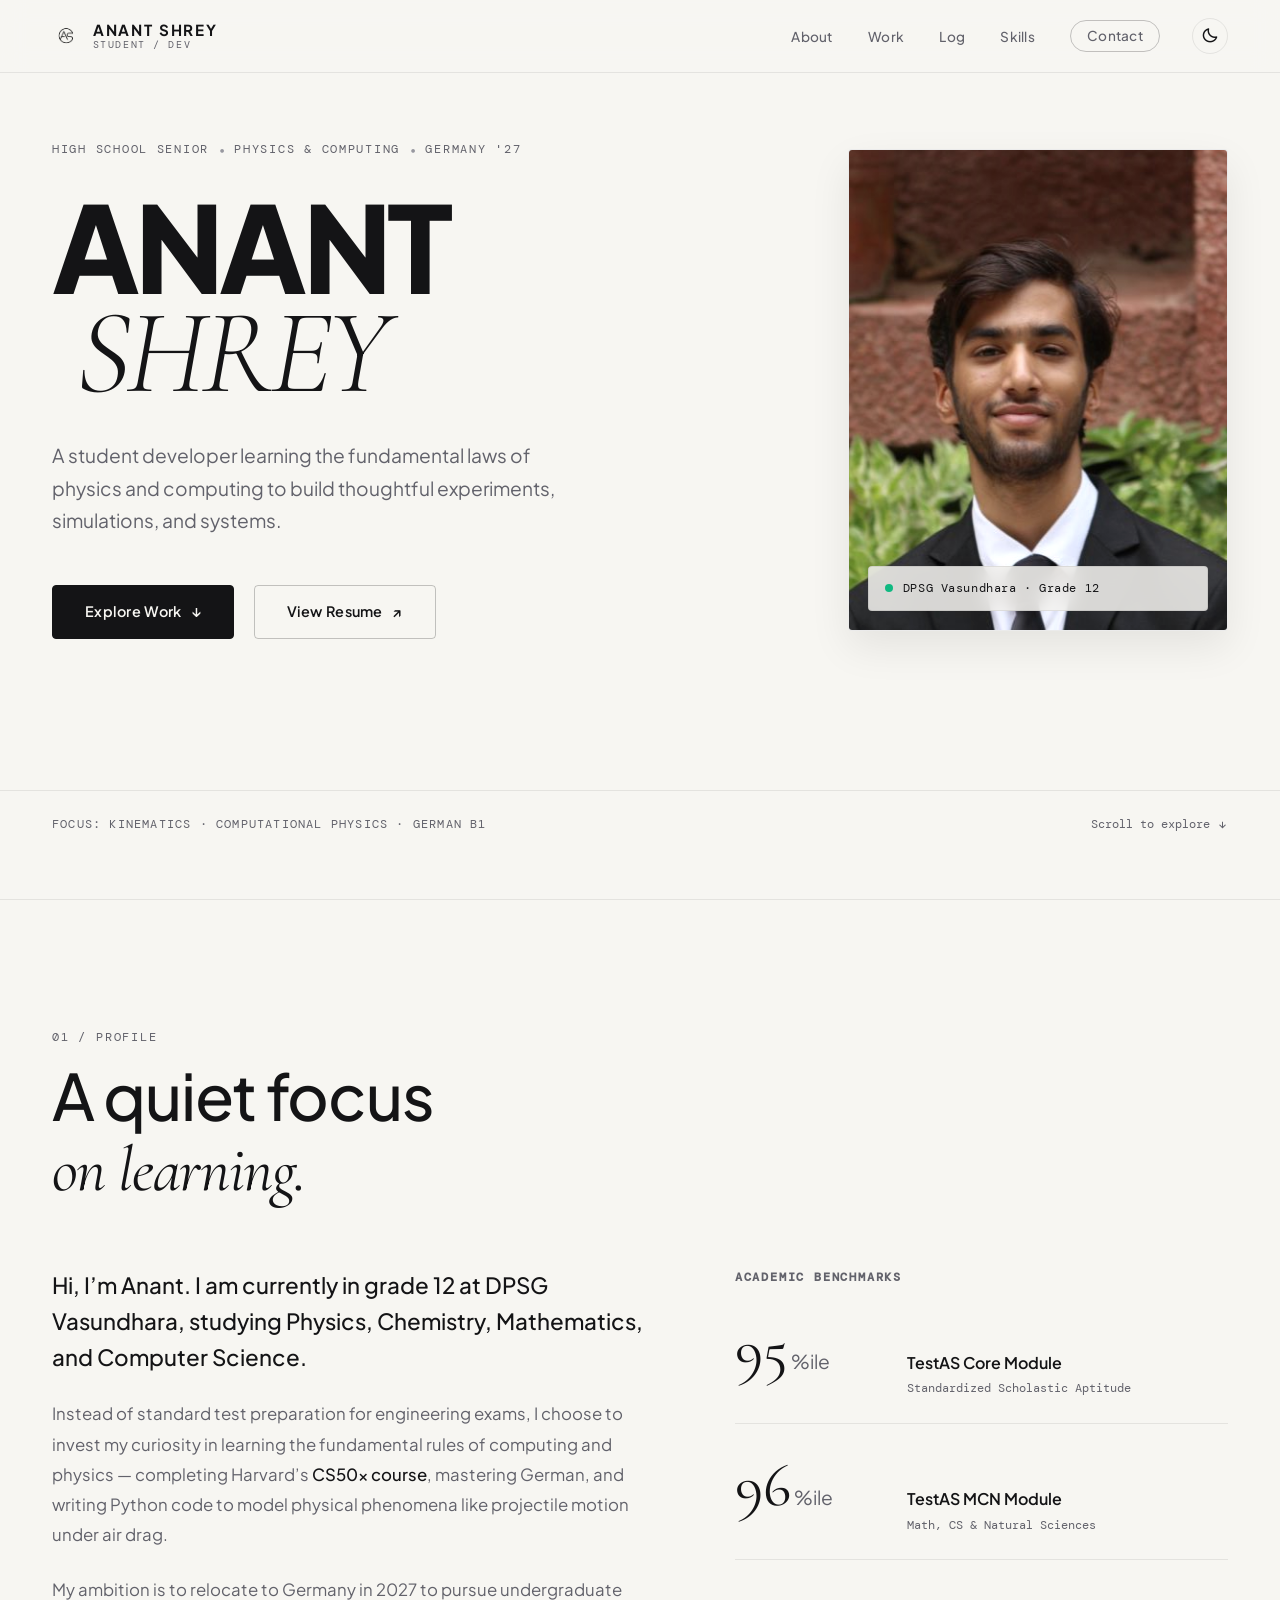
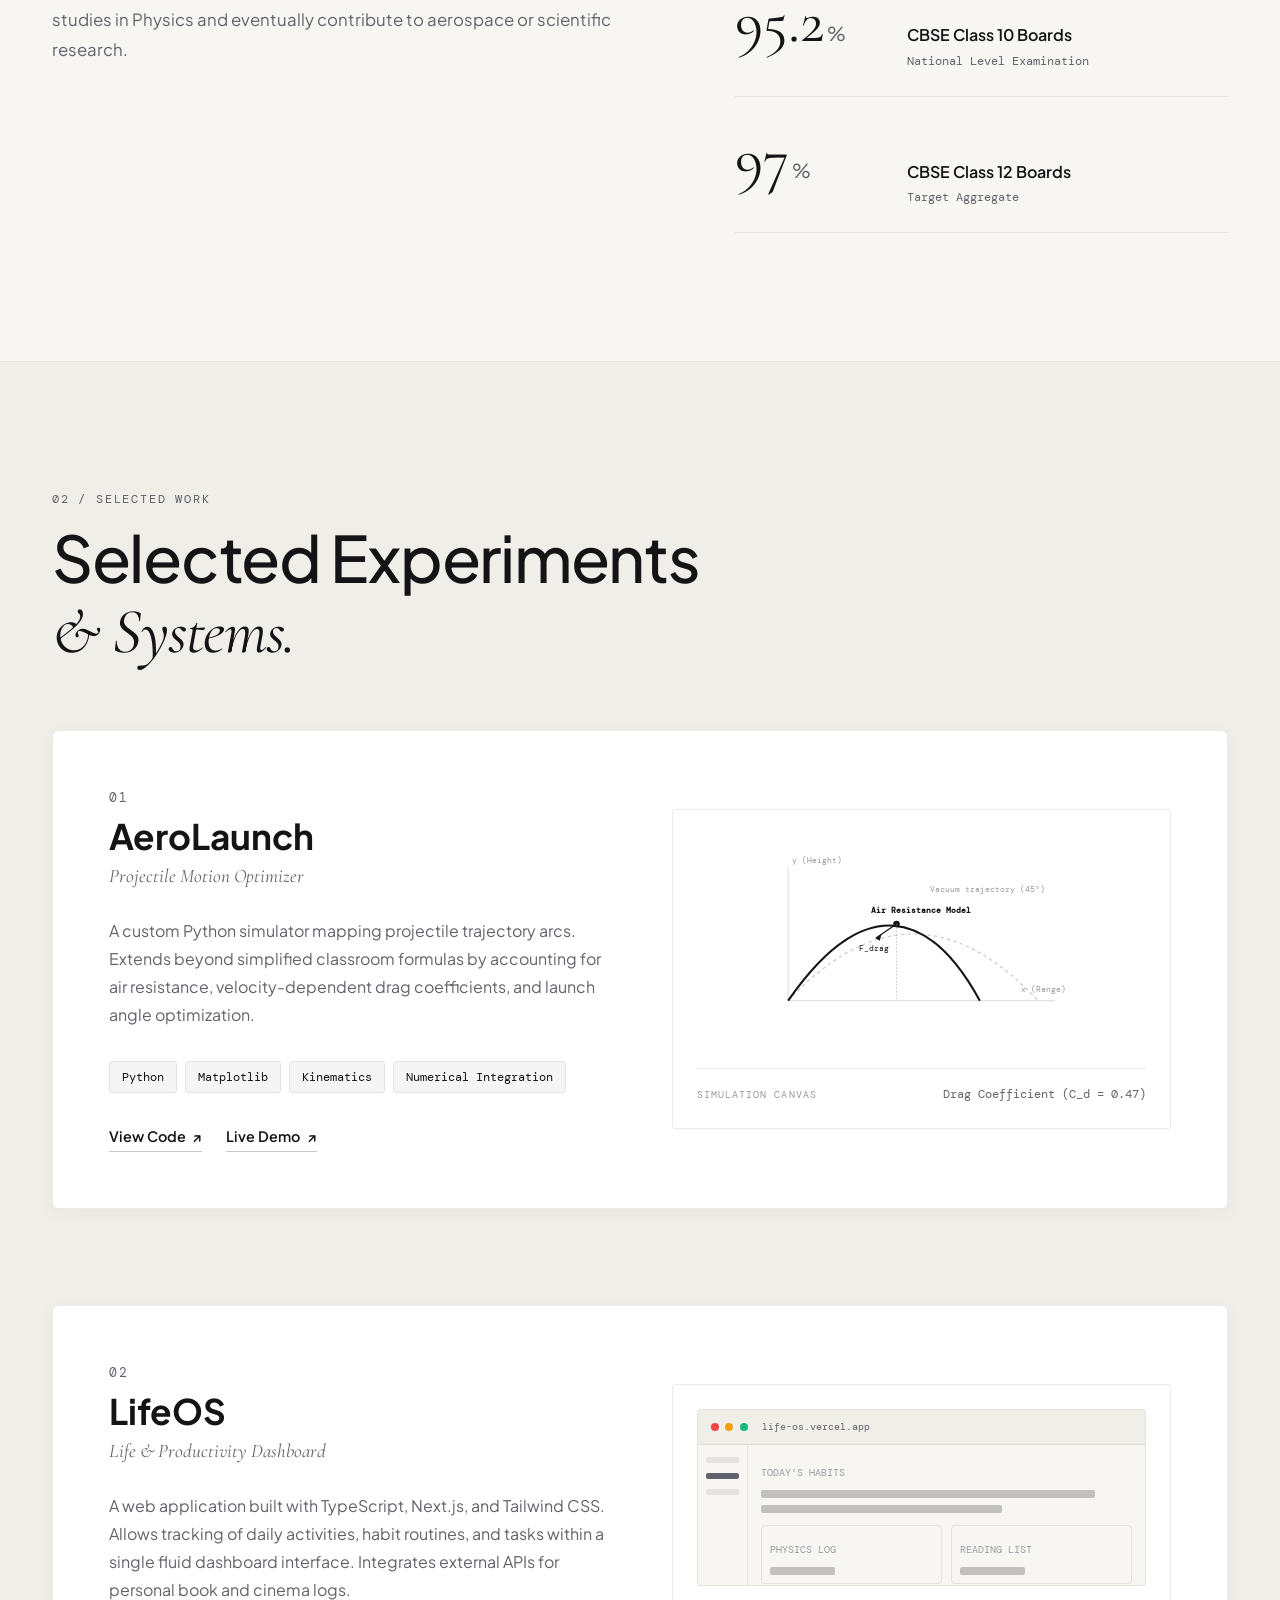
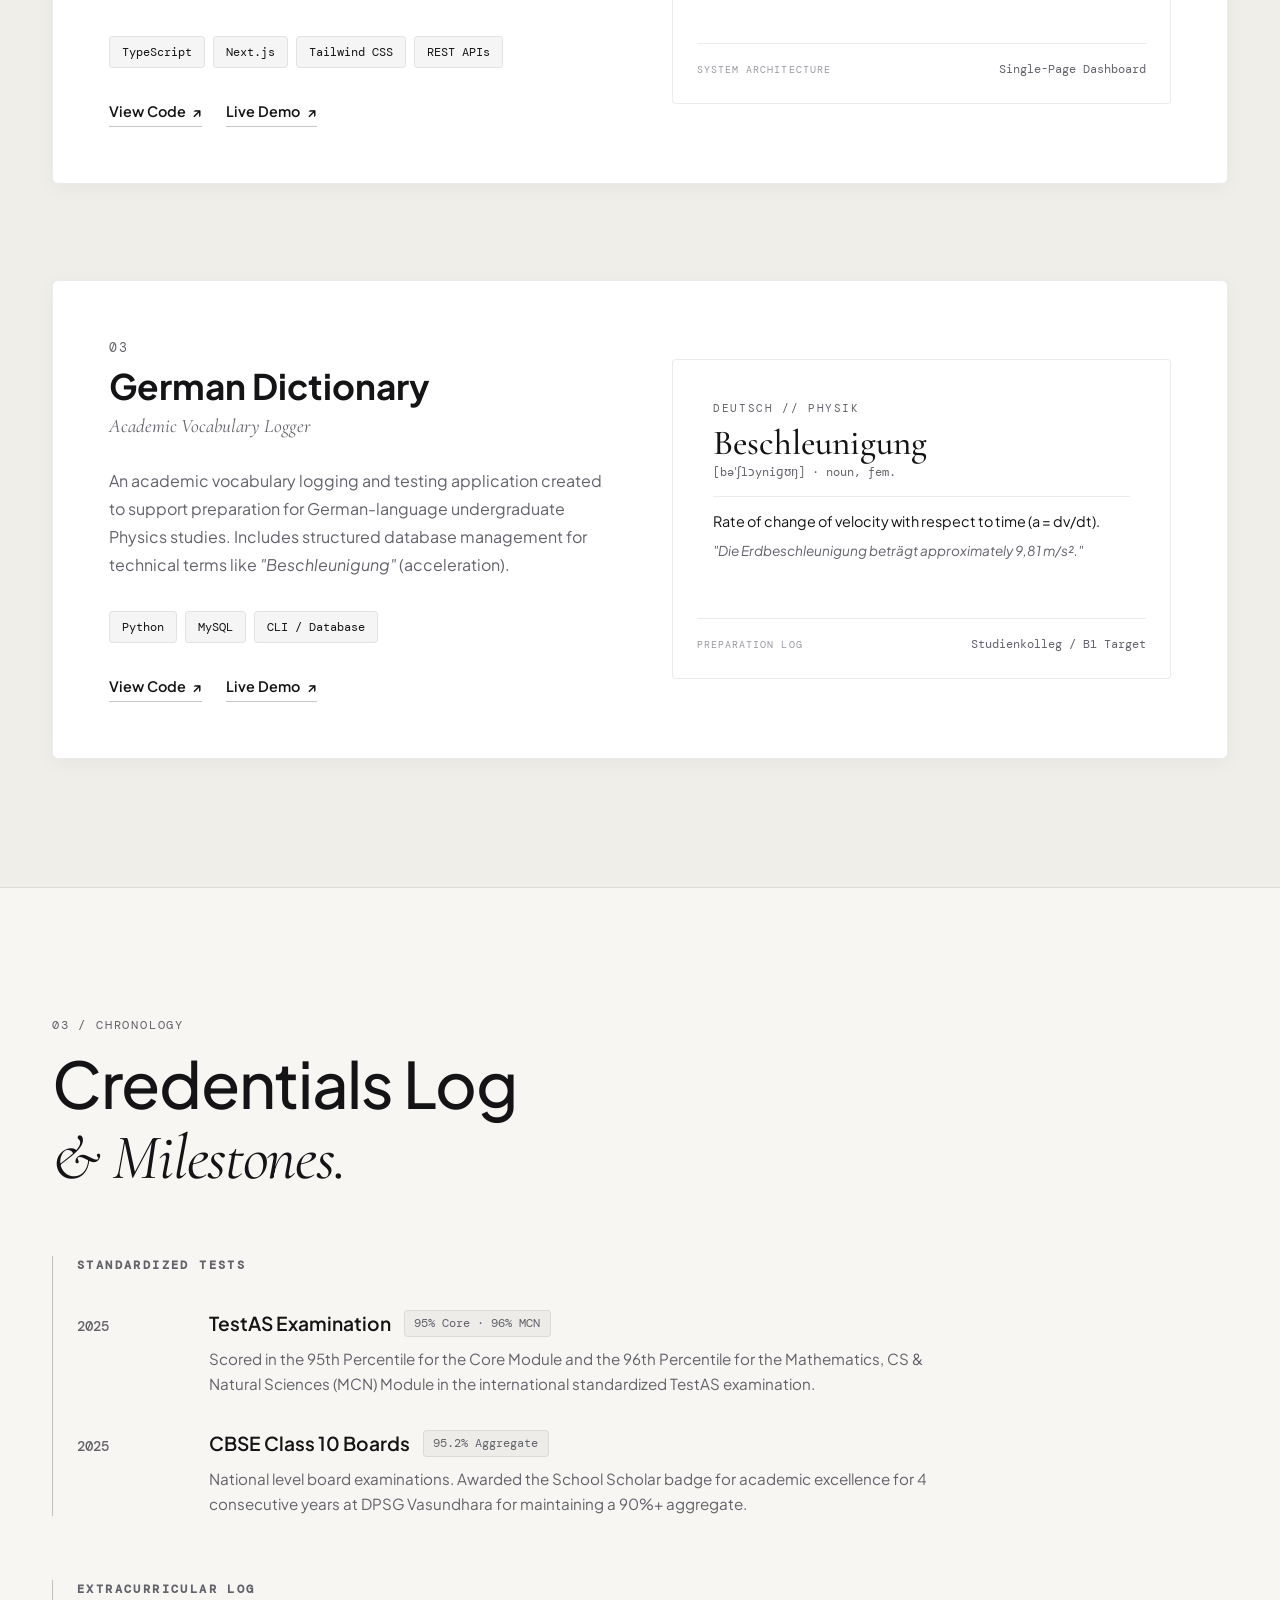
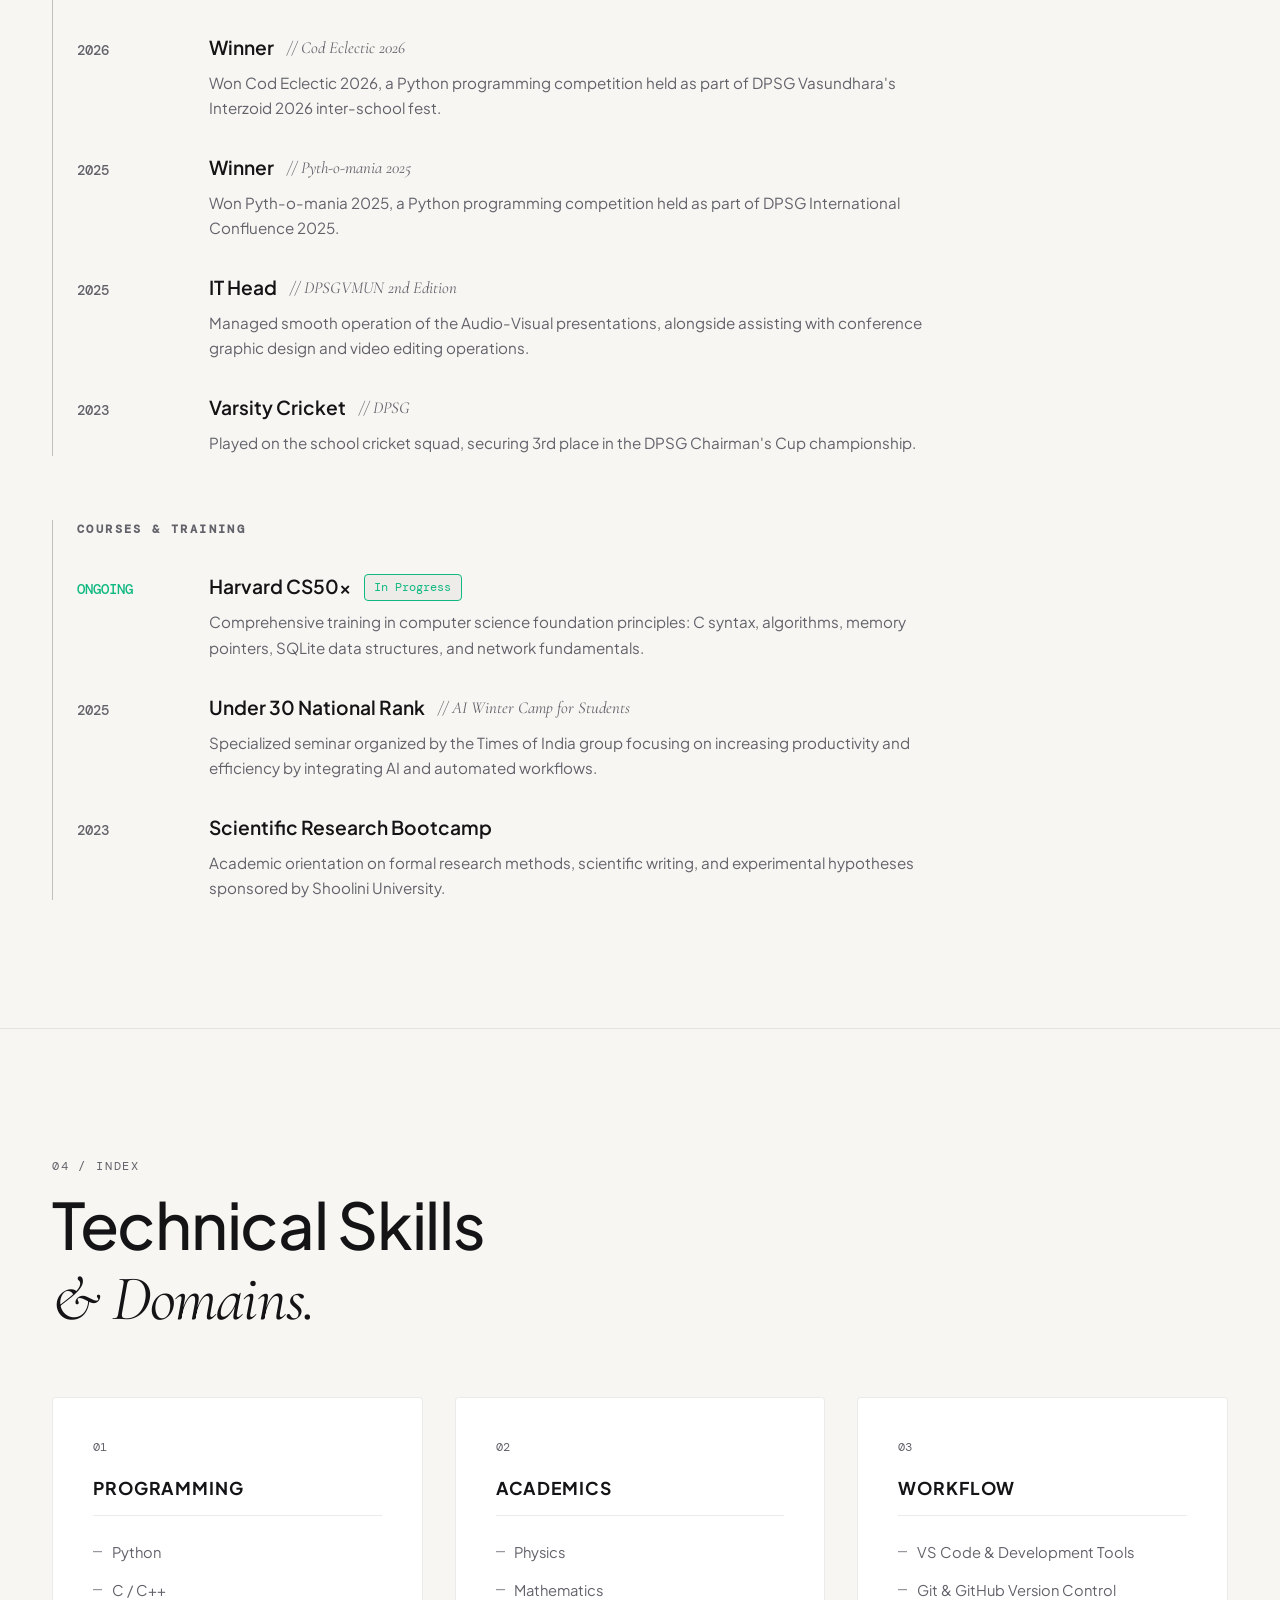
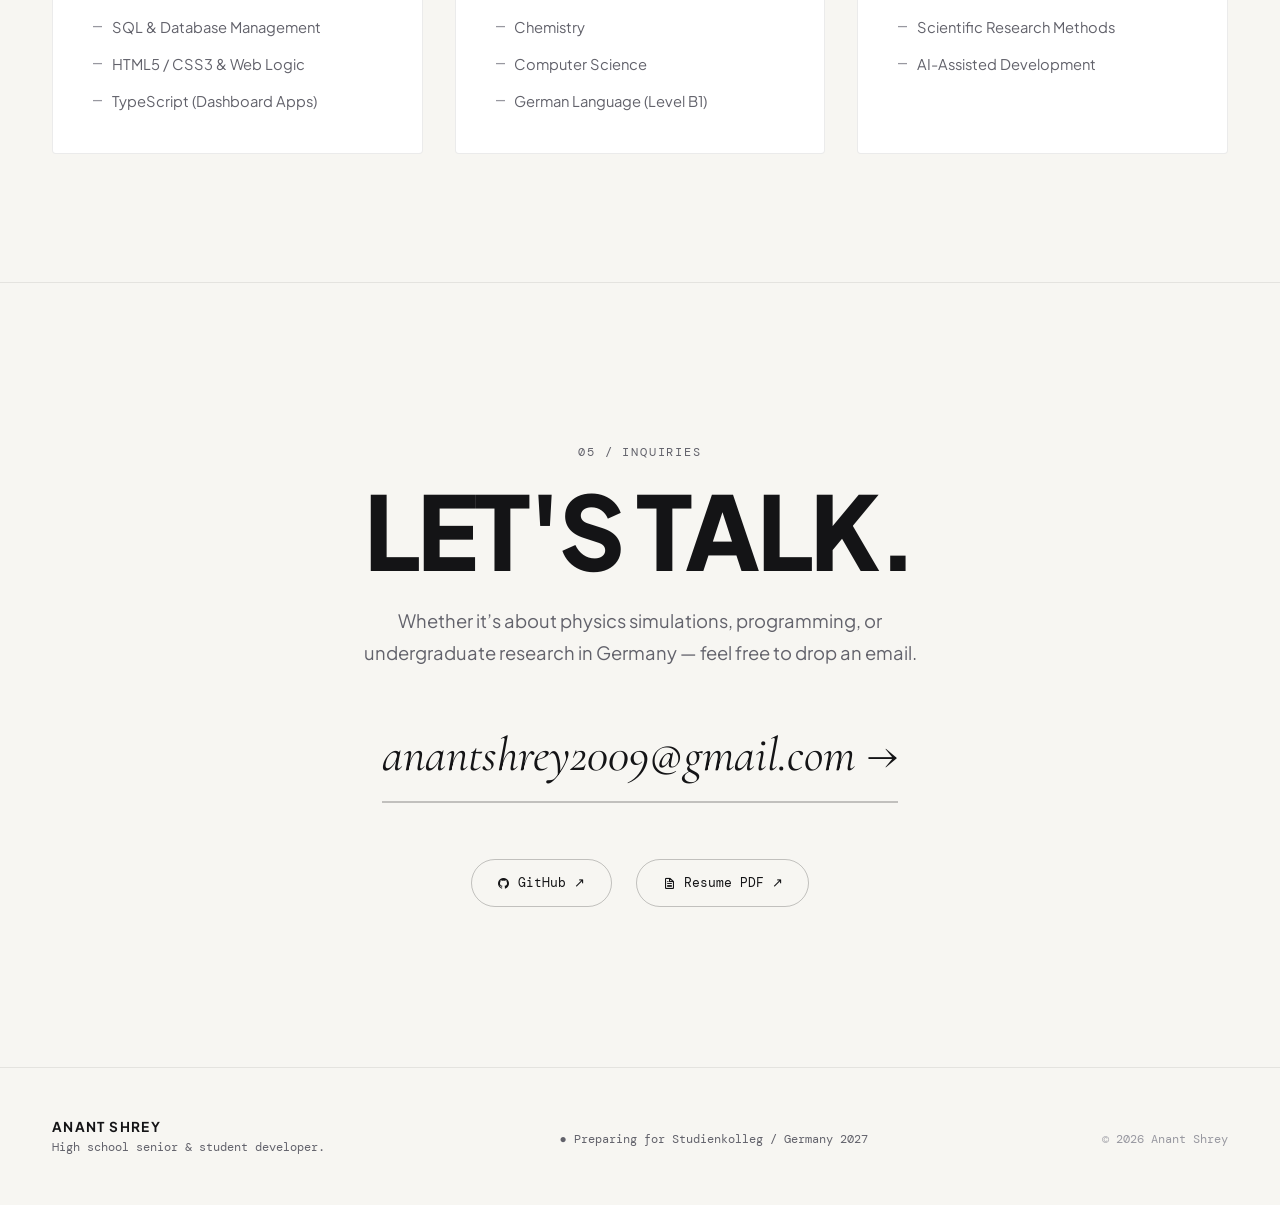
<file: index.html>
<!DOCTYPE html>
<html lang="en" data-theme="dark">

<head>
  <meta charset="UTF-8" />
  <script>
    (function () {
      var saved = localStorage.getItem('as-portfolio-theme');
      var systemDark = window.matchMedia('(prefers-color-scheme: dark)').matches;
      var theme = saved ? saved : (systemDark ? 'dark' : 'light');
      document.documentElement.setAttribute('data-theme', theme);
    })();
  </script>
  <meta name="viewport" content="width=device-width, initial-scale=1.0" />
  <meta name="description"
    content="Anant Shrey — Student developer exploring the interface of physics, computing, and thoughtful digital systems." />
  <title>Anant Shrey | Portfolio</title>

  <!-- Open Graph / Social Media Meta Tags -->
  <meta property="og:title" content="Anant Shrey | Portfolio" />
  <meta property="og:description"
    content="Anant Shrey — Student developer exploring the interface of physics, computing, and thoughtful digital systems." />
  <meta property="og:type" content="website" />
  <meta property="og:url" content="https://anantshrey.github.io" />
  <meta property="og:image" content="assets/profile.png" />

  <!-- Twitter Card Meta Tags -->
  <meta name="twitter:card" content="summary_large_image" />
  <meta name="twitter:title" content="Anant Shrey | Portfolio" />
  <meta name="twitter:description"
    content="Anant Shrey — Student developer exploring the interface of physics, computing, and thoughtful digital systems." />
  <meta name="twitter:image" content="assets/profile.png" />

  <!-- Structured Data: JSON-LD Person Schema -->
  <script type="application/ld+json">
  {
    "@context": "https://schema.org",
    "@type": "Person",
    "name": "Anant Shrey",
    "url": "https://anantshrey.github.io",
    "image": "assets/profile.png",
    "affiliation": {
      "@type": "EducationalOrganization",
      "name": "DPSG Vasundhara"
    },
    "sameAs": [
      "https://github.com/AnantShrey"
    ],
    "knowsAbout": ["Physics", "Computer Science", "Python", "Kinematics", "German"],
    "subjectOf": {
      "@type": "DigitalDocument",
      "name": "Resume",
      "url": "assets/resume.pdf"
    }
  }
  </script>

  <!-- Favicon -->
  <link rel="icon" type="image/x-icon" href="assets/favicon.ico" />

  <!-- Google Fonts: Cormorant Garamond (Serif), Plus Jakarta Sans (Sans), DM Mono (Mono) -->
  <link rel="preconnect" href="https://fonts.googleapis.com" />
  <link rel="preconnect" href="https://fonts.gstatic.com" crossorigin />
  <link
    href="https://fonts.googleapis.com/css2?family=Cormorant+Garamond:ital,wght@0,300;0,400;0,500;1,300;1,400&family=Plus+Jakarta+Sans:wght@400;500;600;700;800&family=DM+Mono:wght@400;500&display=swap"
    rel="stylesheet" />

  <!-- Boxicons -->
  <link href="https://unpkg.com/boxicons@2.1.4/css/boxicons.min.css" rel="stylesheet" />

  <!-- Stylesheet -->
  <link rel="stylesheet" href="style.css" />
</head>

<body>

  <!-- ================= NAVIGATION ================= -->
  <nav id="navbar" class="nav-bar">
    <div class="nav-container">
      <a href="#hero" class="nav-brand">
        <img src="assets/logo-light.png" alt="Anant Shrey" class="brand-logo brand-logo-dark" width="500" height="500"
          decoding="async" />
        <img src="assets/logo-dark.png" alt="Anant Shrey" class="brand-logo brand-logo-light" width="500" height="500"
          decoding="async" />
        <div class="brand-text">
          <span class="brand-name">ANANT SHREY</span>
          <span class="brand-sub">STUDENT / DEV</span>
        </div>
      </a>

      <div class="nav-right">
        <ul class="nav-menu" id="navMenu">
          <li><a href="#about" class="nav-item">About</a></li>
          <li><a href="#projects" class="nav-item">Work</a></li>
          <li><a href="#credentials" class="nav-item">Log</a></li>
          <li><a href="#skills" class="nav-item">Skills</a></li>
          <li><a href="#contact" class="nav-item nav-contact-btn">Contact</a></li>
        </ul>

        <button id="themeToggle" class="theme-toggle-btn" aria-label="Toggle light and dark mode">
          <i class="bx bx-sun" id="themeIcon"></i>
        </button>

        <button id="menuToggle" class="menu-toggle-btn" aria-label="Toggle navigation menu" aria-expanded="false">
          <span class="hamburger-line"></span>
          <span class="hamburger-line"></span>
        </button>
      </div>
    </div>
  </nav>

  <!-- Mobile Fullscreen Navigation Overlay -->
  <div id="mobileOverlay" class="mobile-overlay" aria-hidden="true">
    <div class="mobile-menu-inner">
      <ul class="mobile-nav-list">
        <li><a href="#about" class="mobile-nav-link"><span class="nav-num">01</span> About</a></li>
        <li><a href="#projects" class="mobile-nav-link"><span class="nav-num">02</span> Work</a></li>
        <li><a href="#credentials" class="mobile-nav-link"><span class="nav-num">03</span> Log</a></li>
        <li><a href="#skills" class="mobile-nav-link"><span class="nav-num">04</span> Skills</a></li>
        <li><a href="#contact" class="mobile-nav-link"><span class="nav-num">05</span> Contact</a></li>
      </ul>
      <div class="mobile-nav-footer">
        <p class="mono-meta">NEW DELHI, INDIA · 2026</p>
        <a href="assets/resume.pdf" target="_blank" class="mobile-resume-link">View Resume PDF ↗</a>
      </div>
    </div>
  </div>

  <main>
    <!-- ================= HERO ================= -->
    <section id="hero" class="hero-section">
      <div class="container hero-grid">

        <div class="hero-header-col reveal">
          <div class="hero-tag-row">
            <span class="meta-tag">HIGH SCHOOL SENIOR</span>
            <span class="meta-separator">•</span>
            <span class="meta-tag">PHYSICS & COMPUTING</span>
            <span class="meta-separator">•</span>
            <span class="meta-tag">GERMANY '27</span>
          </div>

          <h1 class="hero-title">
            <span class="title-line">ANANT</span>
            <span class="title-line title-serif-italic">SHREY</span>
          </h1>

          <p class="hero-narrative">
            A student developer learning the fundamental laws of physics and computing to build thoughtful experiments,
            simulations, and systems.
          </p>

          <div class="hero-action-group">
            <a href="#projects" class="btn-editorial primary">
              Explore Work <span class="arrow">↓</span>
            </a>
            <a href="assets/resume.pdf" target="_blank" rel="noopener noreferrer" class="btn-editorial secondary">
              View Resume <span class="arrow">↗</span>
            </a>
          </div>
        </div>

        <div class="hero-image-col reveal">
          <div class="portrait-wrapper">
            <img src="assets/profile.png" alt="Anant Shrey portrait" class="portrait-img" />
            <div class="portrait-badge">
              <span class="badge-dot"></span>
              <span class="badge-text">DPSG Vasundhara · Grade 12</span>
            </div>
          </div>
        </div>

      </div>

      <div class="hero-footer-bar">
        <div class="container bar-inner">
          <span class="mono-meta">FOCUS: KINEMATICS · COMPUTATIONAL PHYSICS · GERMAN B1</span>
          <a href="#about" class="scroll-prompt" aria-label="Scroll to About section">
            Scroll to explore <i class="bx bx-down-arrow-alt"></i>
          </a>
        </div>
      </div>
    </section>

    <!-- ================= ABOUT ================= -->
    <section id="about" class="section-padding about-section">
      <div class="container">

        <div class="section-header">
          <span class="section-num">01 / PROFILE</span>
          <h2 class="section-display-heading">A quiet focus<br /><em>on learning.</em></h2>
        </div>

        <div class="about-grid">
          <div class="about-narrative-col reveal">
            <!-- TODO: Confirm exact subject list (Physics, Chemistry, Mathematics, and Computer Science) -->
            <p class="lead-text">
              Hi, I’m Anant. I am currently in grade 12 at DPSG Vasundhara, studying Physics, Chemistry, Mathematics,
              and Computer Science.
            </p>
            <p>
              Instead of standard test preparation for engineering exams, I choose to invest my curiosity in learning
              the fundamental rules of computing and physics — completing Harvard’s <span>CS50x course</span>, mastering
              German, and writing Python code to model physical phenomena like projectile motion under air drag.
            </p>
            <p>
              My ambition is to relocate to Germany in 2027 to pursue undergraduate studies in Physics and eventually
              contribute to aerospace or scientific research.
            </p>
          </div>

          <div class="about-stats-col reveal">
            <h3 class="stats-col-title">ACADEMIC BENCHMARKS</h3>

            <div class="editorial-stats-list">
              <div class="stat-block">
                <div class="stat-number">95<span class="stat-unit">%ile</span></div>
                <div class="stat-details">
                  <span class="stat-label">TestAS Core Module</span>
                  <span class="stat-sub">Standardized Scholastic Aptitude</span>
                </div>
              </div>

              <div class="stat-block">
                <div class="stat-number">96<span class="stat-unit">%ile</span></div>
                <div class="stat-details">
                  <span class="stat-label">TestAS MCN Module</span>
                  <span class="stat-sub">Math, CS &amp; Natural Sciences</span>
                </div>
              </div>

              <div class="stat-block">
                <div class="stat-number">95.2<span class="stat-unit">%</span></div>
                <div class="stat-details">
                  <span class="stat-label">CBSE Class 10 Boards</span>
                  <span class="stat-sub">National Level Examination</span>
                </div>
              </div>

              <div class="stat-block">
                <div class="stat-number">97<span class="stat-unit">%</span></div>
                <div class="stat-details">
                  <span class="stat-label">CBSE Class 12 Boards</span>
                  <span class="stat-sub">Target Aggregate</span>
                </div>
              </div>
            </div>
          </div>
        </div>

      </div>
    </section>

    <!-- ================= PROJECTS ================= -->
    <section id="projects" class="section-padding projects-section">
      <div class="container">

        <div class="section-header">
          <span class="section-num">02 / SELECTED WORK</span>
          <h2 class="section-display-heading">Selected Experiments<br /><em>&amp; Systems.</em></h2>
        </div>

        <div class="case-studies-list">

          <!-- PROJECT 01 -->
          <article class="case-study-item reveal">
            <div class="case-study-grid">

              <div class="case-study-meta">
                <span class="case-index">01</span>
                <h3 class="case-title">AeroLaunch</h3>
                <span class="case-subtitle">Projectile Motion Optimizer</span>

                <p class="case-description">
                  A custom Python simulator mapping projectile trajectory arcs. Extends beyond simplified classroom
                  formulas by accounting for air resistance, velocity-dependent drag coefficients, and launch angle
                  optimization.
                </p>

                <div class="case-tech-list">
                  <span class="tech-tag">Python</span>
                  <span class="tech-tag">Matplotlib</span>
                  <span class="tech-tag">Kinematics</span>
                  <span class="tech-tag">Numerical Integration</span>
                </div>

                <div class="case-links">
                  <a href="https://github.com/AnantShrey/AeroLaunch" target="_blank" rel="noopener noreferrer"
                    class="link-editorial">
                    View Code <span class="arrow">↗</span>
                  </a>
                  <a href="https://anantshrey.github.io/AeroLaunch" target="_blank" rel="noopener noreferrer"
                    class="link-editorial">
                    Live Demo <span class="arrow">↗</span>
                  </a>
                </div>
              </div>

              <div class="case-study-visual">
                <div class="visual-card physics-visual">
                  <svg viewBox="0 0 400 240" class="svg-diagram" aria-hidden="true">
                    <!-- Coordinate Axes -->
                    <line x1="40" y1="200" x2="360" y2="200" class="axis-line" />
                    <line x1="40" y1="200" x2="40" y2="40" class="axis-line" />

                    <!-- Ideal Parabola (No Drag) -->
                    <path d="M 40 200 Q 190 40 340 200" class="curve-ideal" />

                    <!-- Real Trajectory (With Air Drag) -->
                    <path d="M 40 200 C 130 70, 210 90, 270 200" class="curve-real" />

                    <!-- Drag Vector Indicators -->
                    <line x1="170" y1="108" x2="145" y2="125" class="vector-line" />
                    <polygon points="145,125 152,120 150,128" class="vector-arrow" />
                    <text x="125" y="140" class="svg-text-small">F_drag</text>

                    <!-- Peak Altitude Markers -->
                    <circle cx="170" cy="108" r="4" class="point-highlight" />
                    <line x1="170" y1="108" x2="170" y2="200" class="dash-line" />

                    <!-- Text Labels -->
                    <text x="45" y="35" class="svg-text">y (Height)</text>
                    <text x="320" y="190" class="svg-text">x (Range)</text>
                    <text x="210" y="70" class="svg-label-ideal">Vacuum trajectory (45°)</text>
                    <text x="140" y="95" class="svg-label-real">Air Resistance Model</text>
                  </svg>

                  <div class="visual-caption">
                    <span class="caption-label">SIMULATION CANVAS</span>
                    <span class="caption-value">Drag Coefficient (C_d = 0.47)</span>
                  </div>
                </div>
              </div>

            </div>
          </article>

          <!-- PROJECT 02 -->
          <article class="case-study-item case-study-reverse reveal">
            <div class="case-study-grid">

              <div class="case-study-meta">
                <span class="case-index">02</span>
                <h3 class="case-title">LifeOS</h3>
                <span class="case-subtitle">Life &amp; Productivity Dashboard</span>

                <p class="case-description">
                  A web application built with TypeScript, Next.js, and Tailwind CSS. Allows tracking of daily
                  activities, habit routines, and tasks within a single fluid dashboard interface. Integrates external
                  APIs for personal book and cinema logs.
                </p>

                <div class="case-tech-list">
                  <span class="tech-tag">TypeScript</span>
                  <span class="tech-tag">Next.js</span>
                  <span class="tech-tag">Tailwind CSS</span>
                  <span class="tech-tag">REST APIs</span>
                </div>

                <div class="case-links">
                  <a href="https://github.com/AnantShrey/life-os" target="_blank" rel="noopener noreferrer"
                    class="link-editorial">
                    View Code <span class="arrow">↗</span>
                  </a>
                  <a href="https://life-os-anantshrey.vercel.app" target="_blank" rel="noopener noreferrer"
                    class="link-editorial">
                    Live Demo <span class="arrow">↗</span>
                  </a>
                </div>
              </div>

              <div class="case-study-visual">
                <div class="visual-card ui-visual">
                  <div class="ui-mockup">
                    <div class="mockup-header">
                      <span class="dot red"></span>
                      <span class="dot yellow"></span>
                      <span class="dot green"></span>
                      <span class="mockup-title">life-os.vercel.app</span>
                    </div>
                    <div class="mockup-body">
                      <div class="mockup-sidebar">
                        <div class="mockup-bar"></div>
                        <div class="mockup-bar active"></div>
                        <div class="mockup-bar"></div>
                      </div>
                      <div class="mockup-main">
                        <div class="mockup-widget">
                          <span class="widget-label">TODAY'S HABITS</span>
                          <div class="widget-line long"></div>
                          <div class="widget-line medium"></div>
                        </div>
                        <div class="mockup-grid-2">
                          <div class="mockup-box">
                            <span class="widget-label">PHYSICS LOG</span>
                            <div class="widget-line short"></div>
                          </div>
                          <div class="mockup-box">
                            <span class="widget-label">READING LIST</span>
                            <div class="widget-line short"></div>
                          </div>
                        </div>
                      </div>
                    </div>
                  </div>

                  <div class="visual-caption">
                    <span class="caption-label">SYSTEM ARCHITECTURE</span>
                    <span class="caption-value">Single-Page Dashboard</span>
                  </div>
                </div>
              </div>

            </div>
          </article>

          <!-- PROJECT 03 -->
          <article class="case-study-item reveal">
            <div class="case-study-grid">

              <div class="case-study-meta">
                <span class="case-index">03</span>
                <h3 class="case-title">German Dictionary</h3>
                <span class="case-subtitle">Academic Vocabulary Logger</span>

                <p class="case-description">
                  An academic vocabulary logging and testing application created to support preparation for
                  German-language undergraduate Physics studies. Includes structured database management for technical
                  terms like <em>"Beschleunigung"</em> (acceleration).
                </p>

                <div class="case-tech-list">
                  <span class="tech-tag">Python</span>
                  <span class="tech-tag">MySQL</span>
                  <span class="tech-tag">CLI / Database</span>
                </div>

                <div class="case-links">
                  <a href="https://github.com/AnantShrey/German-Dictionary" target="_blank" rel="noopener noreferrer"
                    class="link-editorial">
                    View Code <span class="arrow">↗</span>
                  </a>
                  <a href="https://anantshrey.github.io/german-dictionary" target="_blank" rel="noopener noreferrer"
                    class="link-editorial">
                    Live Demo <span class="arrow">↗</span>
                  </a>
                </div>
              </div>

              <div class="case-study-visual">
                <div class="visual-card dict-visual">
                  <div class="dict-editorial-card">
                    <span class="dict-lang">DEUTSCH // PHYSIK</span>
                    <h4 class="dict-word">Beschleunigung</h4>
                    <p class="dict-phonetic">[bəˈʃlɔyniɡʊŋ] · noun, fem.</p>
                    <div class="dict-divider"></div>
                    <p class="dict-definition">
                      Rate of change of velocity with respect to time (a = dv/dt).
                    </p>
                    <div class="dict-example">
                      <em>"Die Erdbeschleunigung beträgt approximately 9,81 m/s²."</em>
                    </div>
                  </div>

                  <div class="visual-caption">
                    <span class="caption-label">PREPARATION LOG</span>
                    <span class="caption-value">Studienkolleg / B1 Target</span>
                  </div>
                </div>
              </div>

            </div>
          </article>

        </div>

      </div>
    </section>

    <!-- ================= CREDENTIALS LOG ================= -->
    <section id="credentials" class="section-padding credentials-section">
      <div class="container">

        <div class="section-header">
          <span class="section-num">03 / CHRONOLOGY</span>
          <h2 class="section-display-heading">Credentials Log<br /><em>&amp; Milestones.</em></h2>
        </div>

        <div class="log-timeline-container">

          <!-- STANDARDIZED TESTS -->
          <div class="log-category-block reveal">
            <h3 class="log-cat-heading">STANDARDIZED TESTS</h3>

            <div class="log-entry">
              <div class="log-year">2025</div>
              <div class="log-content">
                <h4 class="log-title">
                  TestAS Examination <span class="log-badge">95% Core · 96% MCN</span>
                </h4>
                <p class="log-desc">
                  Scored in the 95th Percentile for the Core Module and the 96th Percentile for the Mathematics, CS
                  &amp; Natural Sciences (MCN) Module in the international standardized TestAS examination.
                </p>
              </div>
            </div>

            <div class="log-entry">
              <div class="log-year">2025</div>
              <div class="log-content">
                <h4 class="log-title">
                  CBSE Class 10 Boards <span class="log-badge">95.2% Aggregate</span>
                </h4>
                <p class="log-desc">
                  National level board examinations. Awarded the School Scholar badge for academic excellence for 4
                  consecutive years at DPSG Vasundhara for maintaining a 90%+ aggregate.
                </p>
              </div>
            </div>
          </div>

          <!-- EXTRACURRICULAR LOG -->
          <div class="log-category-block reveal">
            <h3 class="log-cat-heading">EXTRACURRICULAR LOG</h3>

            <div class="log-entry">
              <div class="log-year">2026</div>
              <div class="log-content">
                <h4 class="log-title">
                  Winner <span class="log-tag">// Cod Eclectic 2026</span>
                </h4>
                <p class="log-desc">
                  Won Cod Eclectic 2026, a Python programming competition held as part of DPSG Vasundhara's Interzoid
                  2026 inter-school fest.
                </p>
              </div>
            </div>

            <div class="log-entry">
              <div class="log-year">2025</div>
              <div class="log-content">
                <h4 class="log-title">
                  Winner <span class="log-tag">// Pyth-o-mania 2025</span>
                </h4>
                <p class="log-desc">
                  Won Pyth-o-mania 2025, a Python programming competition held as part of DPSG International Confluence
                  2025.
                </p>
              </div>
            </div>

            <div class="log-entry">
              <div class="log-year">2025</div>
              <div class="log-content">
                <h4 class="log-title">
                  IT Head <span class="log-tag">// DPSGVMUN 2nd Edition</span>
                </h4>
                <p class="log-desc">
                  Managed smooth operation of the Audio-Visual presentations, alongside assisting with conference
                  graphic design and video editing operations.
                </p>
              </div>
            </div>

            <div class="log-entry">
              <div class="log-year">2023</div>
              <div class="log-content">
                <h4 class="log-title">
                  Varsity Cricket <span class="log-tag">// DPSG</span>
                </h4>
                <p class="log-desc">
                  Played on the school cricket squad, securing 3rd place in the DPSG Chairman's Cup championship.
                </p>
              </div>
            </div>
          </div>

          <!-- COURSES & TRAINING -->
          <div class="log-category-block reveal">
            <h3 class="log-cat-heading">COURSES &amp; TRAINING</h3>

            <div class="log-entry">
              <div class="log-year log-ongoing">ONGOING</div>
              <div class="log-content">
                <h4 class="log-title">
                  Harvard CS50x <span class="log-badge active-badge">In Progress</span>
                </h4>
                <p class="log-desc">
                  Comprehensive training in computer science foundation principles: C syntax, algorithms, memory
                  pointers, SQLite data structures, and network fundamentals.
                </p>
              </div>
            </div>

            <div class="log-entry">
              <div class="log-year">2025</div>
              <div class="log-content">
                <h4 class="log-title">
                  Under 30 National Rank <span class="log-tag">// AI Winter Camp for Students</span>
                </h4>
                <p class="log-desc">
                  Specialized seminar organized by the Times of India group focusing on increasing productivity and
                  efficiency by integrating AI and automated workflows.
                </p>
              </div>
            </div>

            <div class="log-entry">
              <div class="log-year">2023</div>
              <div class="log-content">
                <h4 class="log-title">
                  Scientific Research Bootcamp
                </h4>
                <p class="log-desc">
                  Academic orientation on formal research methods, scientific writing, and experimental hypotheses
                  sponsored by Shoolini University.
                </p>
              </div>
            </div>
          </div>

        </div>

      </div>
    </section>

    <!-- ================= SKILLS ================= -->
    <section id="skills" class="section-padding skills-section">
      <div class="container">

        <div class="section-header">
          <span class="section-num">04 / INDEX</span>
          <h2 class="section-display-heading">Technical Skills<br /><em>&amp; Domains.</em></h2>
        </div>

        <div class="skills-index-grid">

          <div class="skill-index-card reveal">
            <span class="index-code">01</span>
            <h3 class="index-category">PROGRAMMING</h3>
            <ul class="index-list">
              <li><span class="bullet">—</span> Python</li>
              <li><span class="bullet">—</span> C / C++</li>
              <li><span class="bullet">—</span> SQL &amp; Database Management</li>
              <li><span class="bullet">—</span> HTML5 / CSS3 &amp; Web Logic</li>
              <li><span class="bullet">—</span> TypeScript (Dashboard Apps)</li>
            </ul>
          </div>

          <div class="skill-index-card reveal">
            <span class="index-code">02</span>
            <h3 class="index-category">ACADEMICS</h3>
            <ul class="index-list">
              <li><span class="bullet">—</span> Physics</li>
              <li><span class="bullet">—</span> Mathematics</li>
              <!-- TODO: Confirm exact subject list for Chemistry -->
              <li><span class="bullet">—</span> Chemistry</li>
              <li><span class="bullet">—</span> Computer Science</li>
              <li><span class="bullet">—</span> German Language (Level B1)</li>
            </ul>
          </div>

          <div class="skill-index-card reveal">
            <span class="index-code">03</span>
            <h3 class="index-category">WORKFLOW</h3>
            <ul class="index-list">
              <li><span class="bullet">—</span> VS Code &amp; Development Tools</li>
              <li><span class="bullet">—</span> Git &amp; GitHub Version Control</li>
              <li><span class="bullet">—</span> Scientific Research Methods</li>
              <li><span class="bullet">—</span> AI-Assisted Development</li>
            </ul>
          </div>

        </div>

      </div>
    </section>

    <!-- ================= CONTACT ================= -->
    <section id="contact" class="section-padding contact-section">
      <div class="container">

        <div class="contact-card reveal">
          <span class="section-num">05 / INQUIRIES</span>
          <h2 class="contact-heading">LET'S TALK.</h2>

          <p class="contact-subtext">
            Whether it’s about physics simulations, programming, or undergraduate research in Germany — feel free to
            drop an email.
          </p>

          <a href="mailto:anantshrey2009@gmail.com" class="contact-email-hero">
            anantshrey2009@gmail.com <span class="email-arrow">→</span>
          </a>

          <div class="contact-link-row">
            <a href="https://github.com/AnantShrey" target="_blank" rel="noopener noreferrer" class="contact-pill">
              <i class="bx bxl-github"></i> GitHub ↗
            </a>
            <a href="assets/resume.pdf" target="_blank" rel="noopener noreferrer" class="contact-pill">
              <i class="bx bx-file"></i> Resume PDF ↗
            </a>
          </div>
        </div>

      </div>
    </section>
  </main>

  <!-- ================= FOOTER ================= -->
  <footer class="site-footer">
    <div class="container footer-grid">
      <div class="footer-left">
        <span class="footer-brand">ANANT SHREY</span>
        <p class="footer-meta">High school senior &amp; student developer.</p>
      </div>

      <div class="footer-center">
        <span class="footer-status">● Preparing for Studienkolleg / Germany 2027</span>
      </div>

      <div class="footer-right">
        <span class="footer-copyright">© 2026 Anant Shrey</span>
      </div>
    </div>
  </footer>

  <!-- Javascript Engine -->
  <script src="script.js"></script>
</body>

</html>
</file>
<file: style.css>
/* ==========================================================================
   ANANT SHREY — PREMIUM EDITORIAL PORTFOLIO STYLES
   Visual Benchmark: Sawad Editorial Design System
   ========================================================================== */

/* ── COLOR SYSTEM & DESIGN TOKENS ── */
:root {
  /* Typography */
  --font-serif: 'Cormorant Garamond', Georgia, serif;
  --font-sans: 'Plus Jakarta Sans', -apple-system, BlinkMacSystemFont, sans-serif;
  --font-mono: 'DM Mono', SFMono-Regular, monospace;

  /* Transitions */
  --ease-out: cubic-bezier(0.16, 1, 0.3, 1);
  --transition-fast: 0.2s var(--ease-out);
  --transition-medium: 0.4s var(--ease-out);
  --transition-slow: 0.7s var(--ease-out);
}

/* ── DARK THEME (DEFAULT) ── */
[data-theme="dark"] {
  --bg: #0b0b0c;
  --surface: #121214;
  --surface-hover: #18181b;
  --surface-alt: #161619;
  --card-bg: #111113;
  --text: #ededf0;
  --text-muted: #8e8e96;
  --text-dim: #5c5c64;
  --border: rgba(255, 255, 255, 0.08);
  --border-strong: rgba(255, 255, 255, 0.2);
  --accent: #ffffff;
  --accent-inverse: #0b0b0c;
  --tag-bg: rgba(255, 255, 255, 0.05);
  --nav-bg: rgba(11, 11, 12, 0.85);
  --shadow-sm: 0 4px 20px rgba(0, 0, 0, 0.3);
  --shadow-lg: 0 16px 40px rgba(0, 0, 0, 0.5);
  --svg-stroke: #ededf0;
  --svg-muted: #5c5c64;
}

/* ── LIGHT THEME ── */
[data-theme="light"] {
  --bg: #f7f6f2;
  --surface: #ffffff;
  --surface-hover: #f0eee9;
  --surface-alt: #efeee8;
  --card-bg: #ffffff;
  --text: #141416;
  --text-muted: #62626b;
  --text-dim: #9898a0;
  --border: rgba(0, 0, 0, 0.08);
  --border-strong: rgba(0, 0, 0, 0.22);
  --accent: #141416;
  --accent-inverse: #ffffff;
  --tag-bg: rgba(0, 0, 0, 0.04);
  --nav-bg: rgba(247, 246, 242, 0.85);
  --shadow-sm: 0 4px 20px rgba(0, 0, 0, 0.04);
  --shadow-lg: 0 16px 40px rgba(0, 0, 0, 0.08);
  --svg-stroke: #141416;
  --svg-muted: #9898a0;
}

/* ── RESET & BASE ── */
*, *::before, *::after {
  margin: 0;
  padding: 0;
  box-sizing: border-box;
}

html {
  scroll-behavior: smooth;
  font-size: 16px;
  -webkit-font-smoothing: antialiased;
  -moz-osx-font-smoothing: grayscale;
}

body {
  background-color: var(--bg);
  color: var(--text);
  font-family: var(--font-sans);
  font-weight: 400;
  line-height: 1.65;
  overflow-x: hidden;
  transition: background-color var(--transition-medium), color var(--transition-medium);
}

::selection {
  background-color: var(--text);
  color: var(--bg);
}

img {
  max-width: 100%;
  height: auto;
  display: block;
}

a {
  color: inherit;
  text-decoration: none;
  transition: color var(--transition-fast);
}

ul {
  list-style: none;
}

/* ── LAYOUT CONTAINER ── */
.container {
  width: 100%;
  max-width: 1240px;
  margin: 0 auto;
  padding: 0 2rem;
}

.section-padding {
  padding: 8rem 0;
}

/* ── SECTION HEADER ── */
.section-header {
  margin-bottom: 4rem;
}

.section-num {
  font-family: var(--font-mono);
  font-size: 0.75rem;
  letter-spacing: 0.15em;
  color: var(--text-muted);
  text-transform: uppercase;
  display: block;
  margin-bottom: 0.8rem;
}

.section-display-heading {
  font-family: var(--font-sans);
  font-size: clamp(2.5rem, 5vw, 4.2rem);
  font-weight: 500;
  line-height: 1.08;
  letter-spacing: -0.02em;
  color: var(--text);
}

.section-display-heading em {
  font-family: var(--font-serif);
  font-style: italic;
  font-weight: 400;
}

/* ── REVEAL ANIMATIONS ── */
.reveal {
  opacity: 0;
  transform: translateY(32px);
  transition: opacity var(--transition-slow), transform var(--transition-slow);
}

.reveal.visible {
  opacity: 1;
  transform: translateY(0);
}

/* ── NAVIGATION ── */
.nav-bar {
  position: fixed;
  top: 0;
  left: 0;
  right: 0;
  z-index: 1000;
  background-color: var(--nav-bg);
  backdrop-filter: blur(12px);
  -webkit-backdrop-filter: blur(12px);
  border-bottom: 1px solid var(--border);
  transition: background-color var(--transition-medium), border-color var(--transition-medium);
}

.nav-container {
  max-width: 1240px;
  margin: 0 auto;
  padding: 0 2rem;
  height: 72px;
  display: flex;
  align-items: center;
  justify-content: space-between;
}

.nav-brand {
  display: flex;
  align-items: center;
  gap: 0.8rem;
}

.brand-logo {
  height: 28px;
  width: auto;
  aspect-ratio: 1 / 1;
  object-fit: contain;
}

html[data-theme="dark"] .brand-logo-light {
  display: none;
}

html[data-theme="light"] .brand-logo-dark {
  display: none;
}

.brand-text {
  display: flex;
  flex-direction: column;
}

.brand-name {
  font-family: var(--font-sans);
  font-weight: 700;
  font-size: 0.95rem;
  letter-spacing: 0.12em;
  color: var(--text);
  line-height: 1.1;
}

.brand-sub {
  font-family: var(--font-mono);
  font-size: 0.65rem;
  letter-spacing: 0.15em;
  color: var(--text-muted);
  line-height: 1.1;
}

.nav-right {
  display: flex;
  align-items: center;
  gap: 2rem;
}

.nav-menu {
  display: flex;
  align-items: center;
  gap: 2.2rem;
}

.nav-item {
  font-family: var(--font-sans);
  font-size: 0.85rem;
  font-weight: 500;
  color: var(--text-muted);
  letter-spacing: 0.02em;
  position: relative;
}

.nav-item:hover,
.nav-item.active {
  color: var(--text);
}

.nav-item::after {
  content: '';
  position: absolute;
  bottom: -4px;
  left: 0;
  width: 0;
  height: 1px;
  background-color: var(--text);
  transition: width var(--transition-fast);
}

.nav-item:hover::after,
.nav-item.active::after {
  width: 100%;
}

.nav-contact-btn {
  padding: 0.4rem 1rem;
  border: 1px solid var(--border-strong);
  border-radius: 999px;
  transition: background-color var(--transition-fast), border-color var(--transition-fast);
}

.nav-contact-btn::after {
  display: none;
}

.nav-contact-btn:hover {
  background-color: var(--text);
  color: var(--bg);
}

.theme-toggle-btn {
  background: none;
  border: 1px solid var(--border);
  color: var(--text);
  width: 36px;
  height: 36px;
  border-radius: 50%;
  display: flex;
  align-items: center;
  justify-content: center;
  cursor: pointer;
  font-size: 1.1rem;
  transition: border-color var(--transition-fast), background-color var(--transition-fast);
}

.theme-toggle-btn:hover {
  border-color: var(--border-strong);
  background-color: var(--surface-hover);
}

.menu-toggle-btn {
  display: none;
  background: none;
  border: none;
  cursor: pointer;
  padding: 4px;
  flex-direction: column;
  gap: 6px;
}

.hamburger-line {
  width: 22px;
  height: 1px;
  background-color: var(--text);
  transition: transform var(--transition-fast), opacity var(--transition-fast);
}

/* Mobile Overlay Menu */
.mobile-overlay {
  position: fixed;
  inset: 0;
  z-index: 999;
  background-color: var(--bg);
  opacity: 0;
  visibility: hidden;
  transition: opacity var(--transition-medium), visibility var(--transition-medium);
  display: flex;
  align-items: center;
  justify-content: center;
}

.mobile-overlay.open {
  opacity: 1;
  visibility: visible;
}

.mobile-menu-inner {
  text-align: center;
  padding: 2rem;
}

.mobile-nav-list {
  display: flex;
  flex-direction: column;
  gap: 2rem;
  margin-bottom: 4rem;
}

.mobile-nav-link {
  font-family: var(--font-sans);
  font-size: 2.2rem;
  font-weight: 500;
  color: var(--text);
}

.nav-num {
  font-family: var(--font-mono);
  font-size: 0.9rem;
  color: var(--text-muted);
  margin-right: 0.5rem;
}

.mobile-nav-footer {
  display: flex;
  flex-direction: column;
  gap: 1rem;
  align-items: center;
}

.mono-meta {
  font-family: var(--font-mono);
  font-size: 0.75rem;
  letter-spacing: 0.1em;
  color: var(--text-muted);
}

.mobile-resume-link {
  font-family: var(--font-sans);
  font-size: 0.9rem;
  text-decoration: underline;
}

/* ── HERO SECTION ── */
.hero-section {
  min-height: 100vh;
  padding-top: 140px;
  padding-bottom: 4rem;
  display: flex;
  flex-direction: column;
  justify-content: space-between;
  position: relative;
  border-bottom: 1px solid var(--border);
}

.hero-grid {
  display: grid;
  grid-template-columns: 1.2fr 0.8fr;
  gap: 4rem;
  align-items: center;
}

.hero-tag-row {
  display: flex;
  align-items: center;
  gap: 0.6rem;
  flex-wrap: wrap;
  margin-bottom: 2rem;
}

.meta-tag {
  font-family: var(--font-mono);
  font-size: 0.72rem;
  letter-spacing: 0.15em;
  color: var(--text-muted);
}

.meta-separator {
  color: var(--text-dim);
  font-size: 0.72rem;
}

.hero-title {
  display: flex;
  flex-direction: column;
  margin-bottom: 2rem;
}

.title-line {
  font-family: var(--font-sans);
  font-size: clamp(4rem, 10vw, 7.5rem);
  font-weight: 800;
  line-height: 0.9;
  letter-spacing: -0.04em;
  color: var(--text);
}

.title-serif-italic {
  font-family: var(--font-serif);
  font-style: italic;
  font-weight: 300;
  margin-left: 1.5rem;
}

.hero-narrative {
  font-size: 1.2rem;
  line-height: 1.7;
  color: var(--text-muted);
  max-width: 540px;
  margin-bottom: 3rem;
  font-weight: 400;
}

.hero-action-group {
  display: flex;
  gap: 1.2rem;
  flex-wrap: wrap;
}

.btn-editorial {
  display: inline-flex;
  align-items: center;
  gap: 0.6rem;
  padding: 0.9rem 2rem;
  font-family: var(--font-sans);
  font-size: 0.9rem;
  font-weight: 600;
  letter-spacing: 0.02em;
  border-radius: 4px;
  transition: all var(--transition-fast);
}

.btn-editorial.primary {
  background-color: var(--text);
  color: var(--bg);
  border: 1px solid var(--text);
}

.btn-editorial.primary:hover {
  opacity: 0.9;
  transform: translateY(-2px);
}

.btn-editorial.secondary {
  background-color: transparent;
  color: var(--text);
  border: 1px solid var(--border-strong);
}

.btn-editorial.secondary:hover {
  background-color: var(--surface-hover);
  transform: translateY(-2px);
}

.arrow {
  display: inline-block;
  transition: transform var(--transition-fast);
}

.btn-editorial:hover .arrow {
  transform: translateX(4px);
}

/* Portrait Image Column */
.hero-image-col {
  display: flex;
  justify-content: flex-end;
}

.portrait-wrapper {
  position: relative;
  width: 100%;
  max-width: 380px;
  border-radius: 4px;
  overflow: hidden;
  border: 1px solid var(--border);
  box-shadow: var(--shadow-lg);
  background-color: var(--surface);
}

.portrait-img {
  width: 100%;
  height: 480px;
  aspect-ratio: 1 / 1;
  object-fit: cover;
  filter: grayscale(15%) contrast(105%);
  transition: transform var(--transition-slow), filter var(--transition-slow);
}

.portrait-wrapper:hover .portrait-img {
  transform: scale(1.03);
  filter: grayscale(0%) contrast(100%);
}

.portrait-badge {
  position: absolute;
  bottom: 1.2rem;
  left: 1.2rem;
  right: 1.2rem;
  padding: 0.75rem 1rem;
  background: var(--nav-bg);
  backdrop-filter: blur(10px);
  -webkit-backdrop-filter: blur(10px);
  border: 1px solid var(--border);
  border-radius: 4px;
  display: flex;
  align-items: center;
  gap: 0.6rem;
}

.badge-dot {
  width: 8px;
  height: 8px;
  background-color: #10b981;
  border-radius: 50%;
}

.badge-text {
  font-family: var(--font-mono);
  font-size: 0.72rem;
  color: var(--text);
  letter-spacing: 0.05em;
}

/* Hero Footer Bar */
.hero-footer-bar {
  margin-top: 4rem;
  padding-top: 1.5rem;
  border-top: 1px solid var(--border);
}

.bar-inner {
  display: flex;
  justify-content: space-between;
  align-items: center;
  flex-wrap: wrap;
  gap: 1rem;
}

.scroll-prompt {
  font-family: var(--font-mono);
  font-size: 0.75rem;
  color: var(--text-muted);
  display: flex;
  align-items: center;
  gap: 0.4rem;
  transition: color var(--transition-fast);
}

.scroll-prompt:hover {
  color: var(--text);
}

/* ── ABOUT SECTION ── */
.about-section {
  border-bottom: 1px solid var(--border);
}

.about-grid {
  display: grid;
  grid-template-columns: 1.1fr 0.9fr;
  gap: 5rem;
  align-items: start;
}

.about-narrative-col .lead-text {
  font-size: 1.4rem;
  font-weight: 500;
  line-height: 1.6;
  color: var(--text);
  margin-bottom: 1.5rem;
}

.about-narrative-col p {
  font-size: 1.05rem;
  color: var(--text-muted);
  line-height: 1.8;
  margin-bottom: 1.5rem;
}

.about-narrative-col span {
  color: var(--text);
  font-weight: 500;
}

/* Academic Benchmark Stats */
.stats-col-title {
  font-family: var(--font-mono);
  font-size: 0.75rem;
  letter-spacing: 0.15em;
  color: var(--text-muted);
  margin-bottom: 2rem;
}

.editorial-stats-list {
  display: flex;
  flex-direction: column;
  gap: 2rem;
}

.stat-block {
  display: flex;
  align-items: baseline;
  gap: 2rem;
  padding-bottom: 1.5rem;
  border-bottom: 1px solid var(--border);
}

.stat-number {
  font-family: var(--font-serif);
  font-size: 3.8rem;
  font-weight: 400;
  line-height: 1;
  color: var(--text);
  min-width: 140px;
}

.stat-unit {
  font-family: var(--font-sans);
  font-size: 1.2rem;
  font-weight: 400;
  color: var(--text-muted);
  margin-left: 0.2rem;
}

.stat-details {
  display: flex;
  flex-direction: column;
}

.stat-label {
  font-family: var(--font-sans);
  font-size: 1rem;
  font-weight: 600;
  color: var(--text);
}

.stat-sub {
  font-family: var(--font-mono);
  font-size: 0.75rem;
  color: var(--text-muted);
  margin-top: 0.2rem;
}

/* ── PROJECTS SECTION ── */
.projects-section {
  border-bottom: 1px solid var(--border);
  background-color: var(--surface-alt);
}

.case-studies-list {
  display: flex;
  flex-direction: column;
  gap: 6rem;
}

.case-study-item {
  padding: 3.5rem;
  background-color: var(--card-bg);
  border: 1px solid var(--border);
  border-radius: 6px;
  box-shadow: var(--shadow-sm);
  transition: border-color var(--transition-fast), box-shadow var(--transition-fast);
}

.case-study-item:hover {
  border-color: var(--border-strong);
  box-shadow: var(--shadow-lg);
}

.case-study-grid {
  display: grid;
  grid-template-columns: 1fr 1fr;
  gap: 4rem;
  align-items: center;
}

.case-study-reverse .case-study-grid {
  grid-template-columns: 1fr 1fr;
}

.case-index {
  font-family: var(--font-mono);
  font-size: 0.8rem;
  letter-spacing: 0.15em;
  color: var(--text-muted);
  display: block;
  margin-bottom: 0.5rem;
}

.case-title {
  font-family: var(--font-sans);
  font-size: 2.2rem;
  font-weight: 700;
  color: var(--text);
  line-height: 1.15;
  margin-bottom: 0.3rem;
}

.case-subtitle {
  font-family: var(--font-serif);
  font-style: italic;
  font-size: 1.2rem;
  color: var(--text-muted);
  display: block;
  margin-bottom: 1.5rem;
}

.case-description {
  font-size: 1rem;
  color: var(--text-muted);
  line-height: 1.75;
  margin-bottom: 2rem;
}

.case-tech-list {
  display: flex;
  flex-wrap: wrap;
  gap: 0.5rem;
  margin-bottom: 2rem;
}

.tech-tag {
  font-family: var(--font-mono);
  font-size: 0.72rem;
  padding: 0.35rem 0.75rem;
  background-color: var(--tag-bg);
  border: 1px solid var(--border);
  border-radius: 4px;
  color: var(--text);
}

.case-links {
  display: flex;
  gap: 1.5rem;
}

.link-editorial {
  font-family: var(--font-sans);
  font-size: 0.9rem;
  font-weight: 600;
  color: var(--text);
  display: inline-flex;
  align-items: center;
  gap: 0.4rem;
  border-bottom: 1px solid var(--border-strong);
  padding-bottom: 2px;
}

.link-editorial:hover {
  border-color: var(--text);
}

/* Visual Cards */
.visual-card {
  width: 100%;
  height: 320px;
  background-color: var(--surface);
  border: 1px solid var(--border);
  border-radius: 4px;
  padding: 1.5rem;
  display: flex;
  flex-direction: column;
  justify-content: space-between;
  position: relative;
  overflow: hidden;
}

.visual-caption {
  display: flex;
  justify-content: space-between;
  align-items: center;
  padding-top: 1rem;
  border-top: 1px solid var(--border);
  z-index: 2;
}

.caption-label {
  font-family: var(--font-mono);
  font-size: 0.65rem;
  color: var(--text-dim);
  letter-spacing: 0.1em;
}

.caption-value {
  font-family: var(--font-mono);
  font-size: 0.72rem;
  color: var(--text-muted);
}

/* SVG Physics Visual */
.physics-visual {
  background-color: var(--surface);
}

.svg-diagram {
  width: 100%;
  height: 200px;
}

.axis-line { stroke: var(--svg-muted); stroke-width: 1; opacity: 0.4; }
.curve-ideal { fill: none; stroke: var(--svg-muted); stroke-width: 1.5; stroke-dasharray: 4,4; opacity: 0.5; }
.curve-real { fill: none; stroke: var(--svg-stroke); stroke-width: 2.5; }
.vector-line { stroke: var(--svg-stroke); stroke-width: 1.5; }
.vector-arrow { fill: var(--svg-stroke); }
.point-highlight { fill: var(--text); }
.dash-line { stroke: var(--svg-muted); stroke-width: 1; stroke-dasharray: 2,2; opacity: 0.6; }
.svg-text { font-family: var(--font-mono); font-size: 10px; fill: var(--svg-muted); }
.svg-text-small { font-family: var(--font-mono); font-size: 9px; fill: var(--svg-stroke); }
.svg-label-ideal { font-family: var(--font-mono); font-size: 9px; fill: var(--svg-muted); }
.svg-label-real { font-family: var(--font-mono); font-size: 10px; fill: var(--svg-stroke); font-weight: bold; }

/* UI Mockup Visual */
.ui-visual {
  background-color: var(--surface);
  justify-content: space-between;
}

.ui-mockup {
  border: 1px solid var(--border);
  border-radius: 4px;
  overflow: hidden;
  background-color: var(--bg);
}

.mockup-header {
  padding: 0.5rem 0.8rem;
  background-color: var(--surface-alt);
  border-bottom: 1px solid var(--border);
  display: flex;
  align-items: center;
  gap: 0.4rem;
}

.dot { width: 8px; height: 8px; border-radius: 50%; }
.dot.red { background-color: #ef4444; }
.dot.yellow { background-color: #f59e0b; }
.dot.green { background-color: #10b981; }

.mockup-title {
  font-family: var(--font-mono);
  font-size: 0.65rem;
  color: var(--text-muted);
  margin-left: 0.5rem;
}

.mockup-body {
  display: flex;
  height: 140px;
}

.mockup-sidebar {
  width: 50px;
  border-right: 1px solid var(--border);
  padding: 0.8rem 0.5rem;
  display: flex;
  flex-direction: column;
  gap: 0.6rem;
}

.mockup-bar {
  height: 6px;
  background-color: var(--border);
  border-radius: 2px;
}

.mockup-bar.active {
  background-color: var(--text-muted);
}

.mockup-main {
  flex: 1;
  padding: 0.8rem;
  display: flex;
  flex-direction: column;
  gap: 0.8rem;
}

.widget-label {
  font-family: var(--font-mono);
  font-size: 0.6rem;
  color: var(--text-dim);
}

.widget-line {
  height: 8px;
  background-color: var(--border-strong);
  border-radius: 2px;
  margin-top: 0.4rem;
}

.widget-line.long { width: 90%; }
.widget-line.medium { width: 65%; }
.widget-line.short { width: 40%; }

.mockup-grid-2 {
  display: grid;
  grid-template-columns: 1fr 1fr;
  gap: 0.6rem;
}

.mockup-box {
  padding: 0.5rem;
  border: 1px solid var(--border);
  border-radius: 4px;
}

/* Dictionary Typographic Visual */
.dict-visual {
  background-color: var(--surface);
  justify-content: space-between;
}

.dict-editorial-card {
  padding: 1rem;
}

.dict-lang {
  font-family: var(--font-mono);
  font-size: 0.68rem;
  letter-spacing: 0.15em;
  color: var(--text-muted);
  display: block;
  margin-bottom: 0.4rem;
}

.dict-word {
  font-family: var(--font-serif);
  font-size: 2.2rem;
  font-weight: 500;
  color: var(--text);
  line-height: 1;
  margin-bottom: 0.2rem;
}

.dict-phonetic {
  font-family: var(--font-mono);
  font-size: 0.75rem;
  color: var(--text-muted);
  margin-bottom: 0.8rem;
}

.dict-divider {
  height: 1px;
  background-color: var(--border);
  margin-bottom: 0.8rem;
}

.dict-definition {
  font-size: 0.9rem;
  color: var(--text);
  margin-bottom: 0.4rem;
}

.dict-example {
  font-size: 0.85rem;
  color: var(--text-muted);
}

/* ── CREDENTIALS LOG / TIMELINE ── */
.credentials-section {
  border-bottom: 1px solid var(--border);
}

.log-timeline-container {
  display: flex;
  flex-direction: column;
  gap: 4rem;
}

.log-category-block {
  padding-left: 1.5rem;
  border-left: 1px solid var(--border-strong);
}

.log-cat-heading {
  font-family: var(--font-mono);
  font-size: 0.75rem;
  letter-spacing: 0.2em;
  color: var(--text-muted);
  margin-bottom: 2rem;
}

.log-entry {
  display: grid;
  grid-template-columns: 100px 1fr;
  gap: 2rem;
  margin-bottom: 2rem;
  align-items: baseline;
}

.log-entry:last-child {
  margin-bottom: 0;
}

.log-year {
  font-family: var(--font-mono);
  font-size: 0.85rem;
  color: var(--text-muted);
  font-weight: 500;
}

.log-ongoing {
  color: #10b981;
}

.log-title {
  font-family: var(--font-sans);
  font-size: 1.2rem;
  font-weight: 600;
  color: var(--text);
  margin-bottom: 0.4rem;
  display: flex;
  align-items: center;
  gap: 0.8rem;
  flex-wrap: wrap;
}

.log-badge {
  font-family: var(--font-mono);
  font-size: 0.72rem;
  font-weight: 400;
  padding: 0.2rem 0.6rem;
  background-color: var(--tag-bg);
  border: 1px solid var(--border);
  border-radius: 4px;
  color: var(--text-muted);
}

.active-badge {
  border-color: #10b981;
  color: #10b981;
}

.log-tag {
  font-family: var(--font-serif);
  font-style: italic;
  font-weight: 400;
  font-size: 1.05rem;
  color: var(--text-muted);
}

.log-desc {
  font-size: 0.95rem;
  color: var(--text-muted);
  line-height: 1.65;
  max-width: 720px;
}

/* ── SKILLS SECTION ── */
.skills-section {
  border-bottom: 1px solid var(--border);
}

.skills-index-grid {
  display: grid;
  grid-template-columns: repeat(3, 1fr);
  gap: 2rem;
}

.skill-index-card {
  padding: 2.5rem;
  background-color: var(--card-bg);
  border: 1px solid var(--border);
  border-radius: 4px;
  transition: border-color var(--transition-fast), transform var(--transition-fast);
}

.skill-index-card:hover {
  border-color: var(--border-strong);
  transform: translateY(-4px);
}

.index-code {
  font-family: var(--font-mono);
  font-size: 0.75rem;
  color: var(--text-muted);
  display: block;
  margin-bottom: 1rem;
}

.index-category {
  font-family: var(--font-sans);
  font-size: 1.1rem;
  font-weight: 700;
  letter-spacing: 0.05em;
  color: var(--text);
  margin-bottom: 1.5rem;
  padding-bottom: 0.8rem;
  border-bottom: 1px solid var(--border);
}

.index-list {
  display: flex;
  flex-direction: column;
  gap: 0.8rem;
}

.index-list li {
  font-size: 0.92rem;
  color: var(--text-muted);
  display: flex;
  align-items: center;
  gap: 0.6rem;
}

.bullet {
  font-family: var(--font-mono);
  color: var(--text-dim);
}

/* ── CONTACT SECTION ── */
.contact-section {
  padding: 10rem 0;
  border-bottom: 1px solid var(--border);
}

.contact-card {
  text-align: center;
  max-width: 800px;
  margin: 0 auto;
}

.contact-heading {
  font-family: var(--font-sans);
  font-size: clamp(3.5rem, 8vw, 6.5rem);
  font-weight: 800;
  letter-spacing: -0.03em;
  line-height: 1;
  color: var(--text);
  margin-top: 1rem;
  margin-bottom: 1.5rem;
}

.contact-subtext {
  font-size: 1.15rem;
  color: var(--text-muted);
  max-width: 580px;
  margin: 0 auto 3rem auto;
  line-height: 1.7;
}

.contact-email-hero {
  font-family: var(--font-serif);
  font-size: clamp(1.8rem, 4vw, 3rem);
  font-style: italic;
  color: var(--text);
  display: inline-flex;
  align-items: center;
  gap: 0.8rem;
  border-bottom: 2px solid var(--border-strong);
  padding-bottom: 0.4rem;
  margin-bottom: 3.5rem;
  transition: border-color var(--transition-fast);
}

.contact-email-hero:hover {
  border-color: var(--text);
}

.email-arrow {
  font-style: normal;
  transition: transform var(--transition-fast);
}

.contact-email-hero:hover .email-arrow {
  transform: translateX(8px);
}

.contact-link-row {
  display: flex;
  justify-content: center;
  gap: 1.5rem;
  flex-wrap: wrap;
}

.contact-pill {
  padding: 0.75rem 1.6rem;
  border: 1px solid var(--border-strong);
  border-radius: 999px;
  font-family: var(--font-mono);
  font-size: 0.82rem;
  color: var(--text);
  display: inline-flex;
  align-items: center;
  gap: 0.5rem;
  transition: all var(--transition-fast);
}

.contact-pill:hover {
  background-color: var(--text);
  color: var(--bg);
}

/* ── FOOTER ── */
.site-footer {
  padding: 3rem 0;
  background-color: var(--bg);
}

.footer-grid {
  display: flex;
  justify-content: space-between;
  align-items: center;
  flex-wrap: wrap;
  gap: 1.5rem;
}

.footer-brand {
  font-family: var(--font-sans);
  font-size: 0.85rem;
  font-weight: 700;
  letter-spacing: 0.1em;
  color: var(--text);
  display: block;
}

.footer-meta {
  font-family: var(--font-mono);
  font-size: 0.72rem;
  color: var(--text-muted);
}

.footer-status {
  font-family: var(--font-mono);
  font-size: 0.75rem;
  color: var(--text-muted);
}

.footer-copyright {
  font-family: var(--font-mono);
  font-size: 0.75rem;
  color: var(--text-dim);
}

/* ==========================================================================
   RESPONSIVE BREAKPOINTS
   ========================================================================== */

@media (max-width: 1024px) {
  .hero-grid {
    grid-template-columns: 1fr;
    gap: 3rem;
  }

  .hero-image-col {
    justify-content: flex-start;
  }

  .portrait-wrapper {
    max-width: 100%;
  }

  .about-grid {
    grid-template-columns: 1fr;
    gap: 3rem;
  }

  .case-study-grid,
  .case-study-reverse .case-study-grid {
    grid-template-columns: 1fr;
    gap: 2.5rem;
  }

  .skills-index-grid {
    grid-template-columns: 1fr;
  }
}

@media (max-width: 768px) {
  .nav-menu {
    display: none;
  }

  .menu-toggle-btn {
    display: flex;
  }

  .section-padding {
    padding: 5rem 0;
  }

  .hero-section {
    padding-top: 110px;
  }

  .title-line {
    font-size: 3.5rem;
  }

  .title-serif-italic {
    margin-left: 0;
  }

  .hero-narrative {
    font-size: 1.05rem;
  }

  .case-study-item {
    padding: 1.8rem;
  }

  .stat-block {
    flex-direction: column;
    gap: 0.5rem;
  }

  .log-entry {
    grid-template-columns: 1fr;
    gap: 0.5rem;
  }

  .footer-grid {
    flex-direction: column;
    align-items: flex-start;
  }
}
</file>
